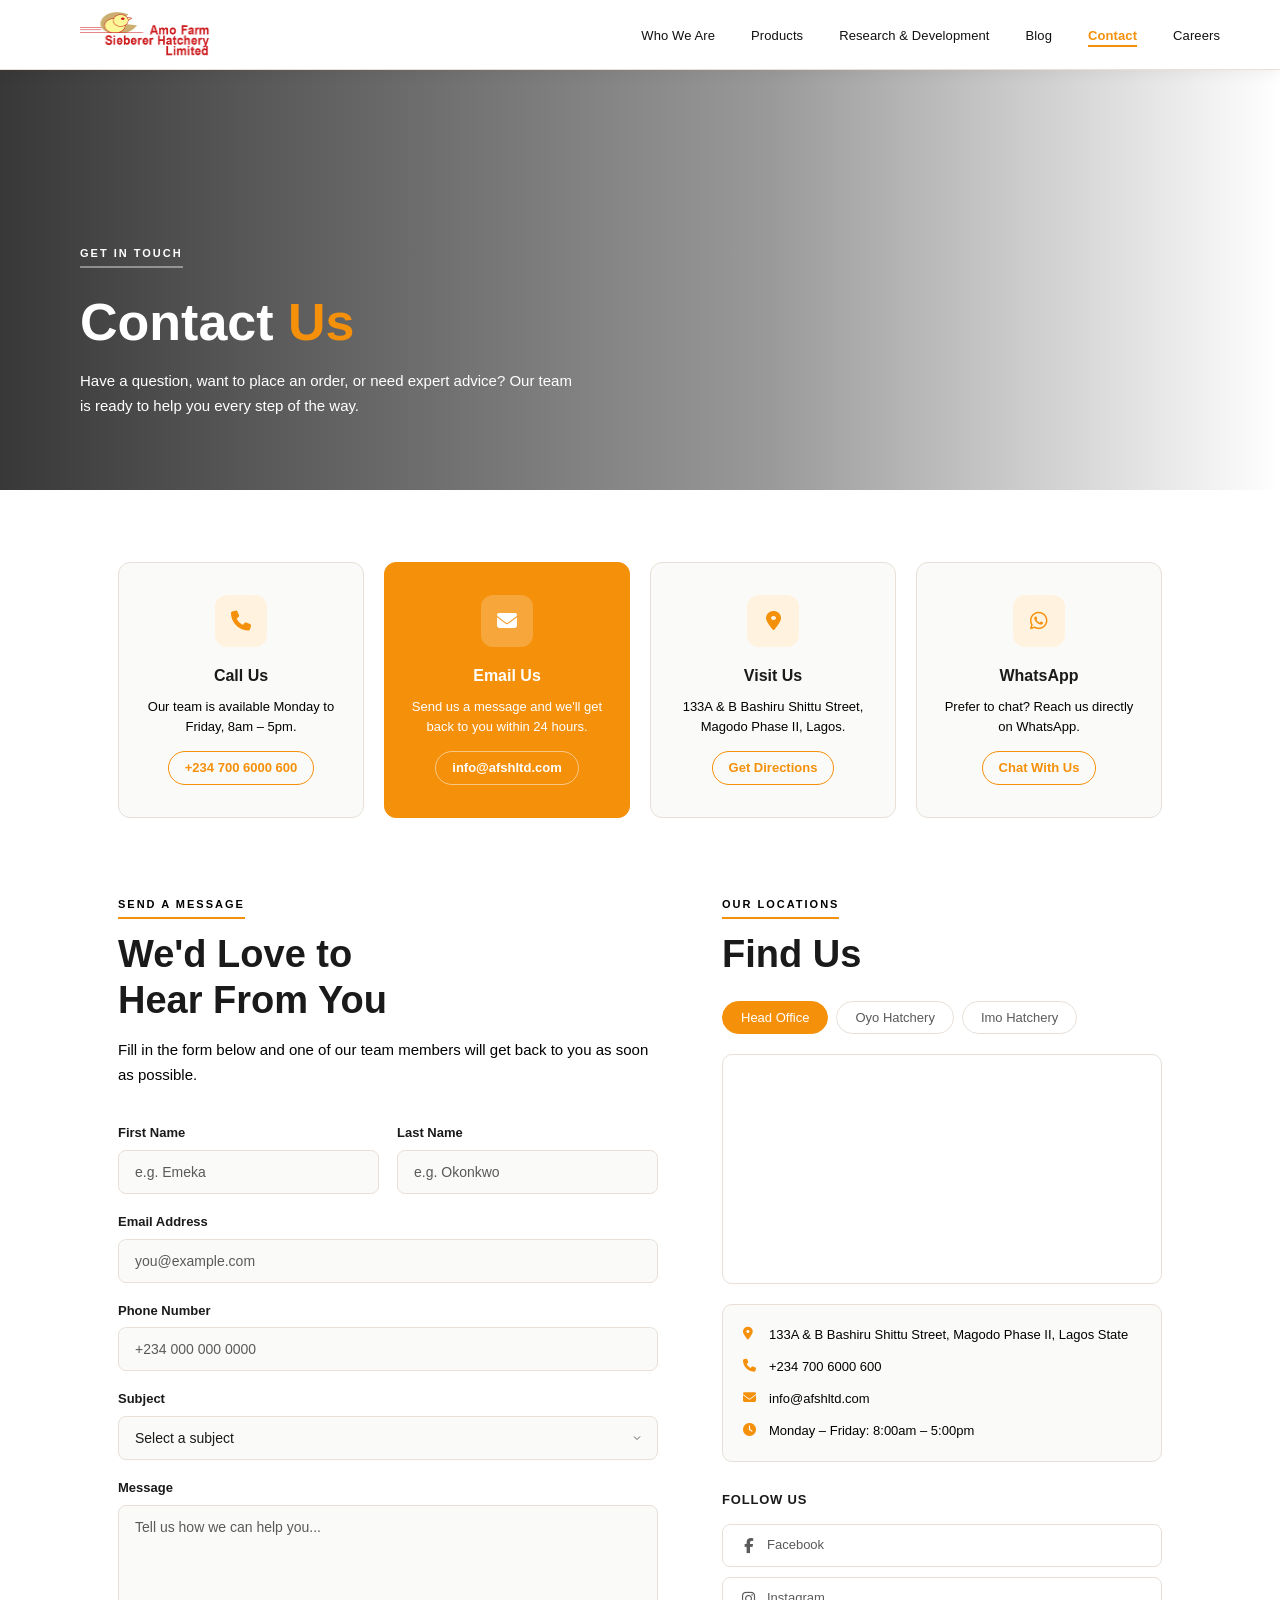
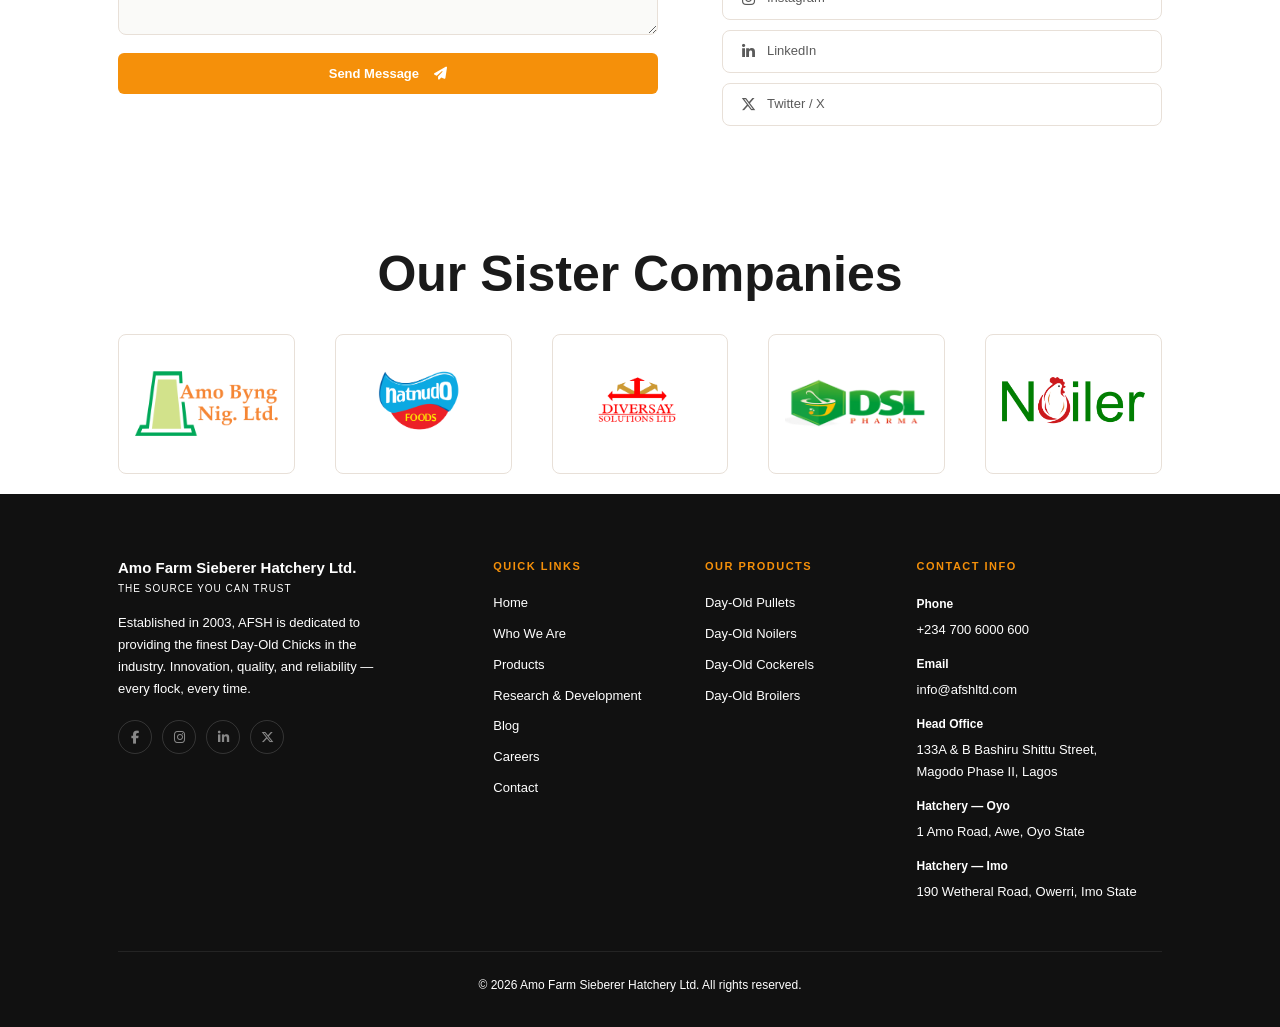
<file: contact.html>
<!DOCTYPE html>
<html lang="en">
<head>
  <meta charset="UTF-8"/>
  <meta name="viewport" content="width=device-width, initial-scale=1.0"/>
  <title>Contact – Amo Farm Sieberer Hatchery Ltd.</title>
  <link rel="stylesheet" href="https://cdnjs.cloudflare.com/ajax/libs/font-awesome/6.5.0/css/all.min.css"/>
  <link href="https://api.fontshare.com/v2/css?f[]=clash-grotesk@200,300,400,500,600,700,1&display=swap" rel="stylesheet"/>
  <link rel="stylesheet" href="index.css"/>
  <link rel="stylesheet" href="contact.css"/>
</head>
<body>

  <nav>
    <a href="index.html" class="nav-logo">
      <img src="AMOfarm-LOGO.png" alt="AFSH Logo"/>
    </a>
    <button class="menu-toggle" id="mobileMenuBtn" aria-label="Toggle menu">
      <i class="fa-solid fa-bars" id="menuIcon"></i>
    </button>
    <ul class="nav-links" id="navList">
      <li><a href="about.html">Who We Are</a></li>
      <li><a href="products.html">Products</a></li>
      <li><a href="rd.html">Research &amp; Development</a></li>
      <li><a href="blog.html">Blog</a></li>
      <li><a href="contact.html" class="active">Contact</a></li>
      <li><a href="careers.html">Careers</a></li>
    </ul>
  </nav>

  <div class="page-hero">
    <div class="page-hero-overlay"></div>
    <div class="page-hero-content">
      <div class="section-tag" style="color:#fff; border-color:rgba(255,255,255,0.4);">Get In Touch</div>
      <h1>Contact <span>Us</span></h1>
      <p style="color: #fff; font-weight: 500;">Have a question, want to place an order, or need expert advice? Our team is ready to help you every step of the way.</p>
    </div>
  </div>

  <section class="contact-cards-section fade-in">
    <div class="section-inner">
      <div class="contact-cards">
        <div class="contact-card">
          <div class="contact-card-icon"><i class="fa-solid fa-phone"></i></div>
          <h4>Call Us</h4>
          <p>Our team is available Monday to Friday, 8am – 5pm.</p>
          <a href="tel:+2347006000600">+234 700 6000 600</a>
        </div>
        <div class="contact-card featured">
          <div class="contact-card-icon"><i class="fa-solid fa-envelope"></i></div>
          <h4>Email Us</h4>
          <p>Send us a message and we'll get back to you within 24 hours.</p>
          <a href="mailto:info@afshltd.com">info@afshltd.com</a>
        </div>
        <div class="contact-card">
          <div class="contact-card-icon"><i class="fa-solid fa-location-dot"></i></div>
          <h4>Visit Us</h4>
          <p>133A & B Bashiru Shittu Street, Magodo Phase II, Lagos.</p>
          <a href="https://maps.google.com" target="_blank">Get Directions</a>
        </div>
        <div class="contact-card">
          <div class="contact-card-icon"><i class="fa-brands fa-whatsapp"></i></div>
          <h4>WhatsApp</h4>
          <p>Prefer to chat? Reach us directly on WhatsApp.</p>
          <a href="https://wa.me/2347006000600" target="_blank">Chat With Us</a>
        </div>
      </div>
    </div>
  </section>

  <section class="contact-main fade-in">
    <div class="section-inner">
      <div class="contact-main-inner">
        <div class="contact-form-wrap">
          <div class="section-tag">Send a Message</div>
          <h2 class="section-title">We'd Love to<br>Hear From You</h2>
          <p class="section-sub" style="color: #000; font-weight: 500;">Fill in the form below and one of our team members will get back to you as soon as possible.</p>

          <form class="contact-form" id="contactForm" action="https://formspree.io/f/xdengqvk" method="POST">
            <div class="form-row">
              <div class="form-group">
                <label>First Name</label>
                <input type="text" name="firstName" placeholder="e.g. Emeka" class="form-input" required/>
              </div>
              <div class="form-group">
                <label>Last Name</label>
                <input type="text" name="lastName" placeholder="e.g. Okonkwo" class="form-input" required/>
              </div>
            </div>
            <div class="form-group">
              <label>Email Address</label>
              <input type="email" name="email" placeholder="you@example.com" class="form-input" required/>
            </div>
            <div class="form-group">
              <label>Phone Number</label>
              <input type="tel" name="phone" placeholder="+234 000 000 0000" class="form-input"/>
            </div>
            <div class="form-group">
              <label>Subject</label>
              <select name="subject" class="form-input form-select">
                <option value="" disabled selected>Select a subject</option>
                <option>Product Enquiry</option>
                <option>Place an Order</option>
                <option>Technical Support</option>
                <option>Partnership / Distribution</option>
                <option>General Enquiry</option>
              </select>
            </div>
            <div class="form-group">
              <label>Message</label>
              <textarea name="message" class="form-input form-textarea" placeholder="Tell us how we can help you..." rows="5" required></textarea>
            </div>
            <button type="submit" class="btn-primary" style="width:100%; justify-content:center;">
              Send Message &nbsp;<i class="fa-solid fa-paper-plane"></i>
            </button>
            <div class="form-success" id="formSuccess">
              <i class="fa-solid fa-circle-check"></i>
              Your message has been sent! We'll get back to you within 24 hours.
            </div>
            
          </form>
        </div>

        <div class="contact-info-wrap">
          <div class="section-tag">Our Locations</div>
          <h2 class="section-title">Find Us</h2>

          <div class="location-tabs">
            <button class="loc-tab active" onclick="showLocation('lagos', this)">Head Office</button>
            <button class="loc-tab" onclick="showLocation('oyo', this)">Oyo Hatchery</button>
            <button class="loc-tab" onclick="showLocation('imo', this)">Imo Hatchery</button>
          </div>

          <div class="location-detail active" id="loc-lagos">
            <div class="loc-map">
              <iframe
                src="https://www.google.com/maps/embed?pb=!1m18!1m12!1m3!1d3963.0!2d3.3792!3d6.6018!2m3!1f0!2f0!3f0!3m2!1i1024!2i768!4f13.1!3m3!1m2!1s0x0%3A0x0!2zNsKwMzYnMDYuNSJOIDPCsDIyJzQ1LjEiRQ!5e0!3m2!1sen!2sng!4v1234567890"
                width="100%" height="220" style="border:0; border-radius:10px;" allowfullscreen loading="lazy">
              </iframe>
            </div>
            <div class="loc-details">
              <div class="loc-detail-item">
                <i class="fa-solid fa-location-dot"></i>
                <span>133A &amp; B Bashiru Shittu Street, Magodo Phase II, Lagos State</span>
              </div>
              <div class="loc-detail-item">
                <i class="fa-solid fa-phone"></i>
                <span>+234 700 6000 600</span>
              </div>
              <div class="loc-detail-item">
                <i class="fa-solid fa-envelope"></i>
                <span>info@afshltd.com</span>
              </div>
              <div class="loc-detail-item">
                <i class="fa-solid fa-clock"></i>
                <span>Monday – Friday: 8:00am – 5:00pm</span>
              </div>
            </div>
          </div>

          <div class="location-detail" id="loc-oyo">
            <div class="loc-map">
              <iframe
                src="https://www.google.com/maps/embed?pb=!1m18!1m12!1m3!1d3963.0!2d3.9!3d7.9!2m3!1f0!2f0!3f0!3m2!1i1024!2i768!4f13.1!3m3!1m2!1s0x0%3A0x0!2zN8KwNTQnMDAuMCJOIDPCsDU0JzAwLjAiRQ!5e0!3m2!1sen!2sng!4v1234567890"
                width="100%" height="220" style="border:0; border-radius:10px;" allowfullscreen loading="lazy">
              </iframe>
            </div>
            <div class="loc-details">
              <div class="loc-detail-item">
                <i class="fa-solid fa-location-dot"></i>
                <span>1 Amo Road, Awe, Oyo State, Nigeria</span>
              </div>
              <div class="loc-detail-item">
                <i class="fa-solid fa-phone"></i>
                <span>+234 700 6000 600</span>
              </div>
              <div class="loc-detail-item">
                <i class="fa-solid fa-envelope"></i>
                <span>info@afshltd.com</span>
              </div>
              <div class="loc-detail-item">
                <i class="fa-solid fa-clock"></i>
                <span>Monday – Saturday: 7:00am – 5:00pm</span>
              </div>
            </div>
          </div>

          <div class="location-detail" id="loc-imo">
            <div class="loc-map">
              <iframe
                src="https://www.google.com/maps/embed?pb=!1m18!1m12!1m3!1d3963.0!2d7.03!3d5.48!2m3!1f0!2f0!3f0!3m2!1i1024!2i768!4f13.1!3m3!1m2!1s0x0%3A0x0!2zNcKwMjgnNDguMCJOIDfCsDAyJzA2LjAiRQ!5e0!3m2!1sen!2sng!4v1234567890"
                width="100%" height="220" style="border:0; border-radius:10px;" allowfullscreen loading="lazy">
              </iframe>
            </div>
            <div class="loc-details">
              <div class="loc-detail-item">
                <i class="fa-solid fa-location-dot"></i>
                <span>190 Wetheral Road, Owerri, Imo State, Nigeria</span>
              </div>
              <div class="loc-detail-item">
                <i class="fa-solid fa-phone"></i>
                <span>+234 700 6000 600</span>
              </div>
              <div class="loc-detail-item">
                <i class="fa-solid fa-envelope"></i>
                <span>info@afshltd.com</span>
              </div>
              <div class="loc-detail-item">
                <i class="fa-solid fa-clock"></i>
                <span>Monday – Saturday: 7:00am – 5:00pm</span>
              </div>
            </div>
          </div>

          <div class="contact-socials">
            <h4>Follow Us</h4>
            <div class="social-links">
              <a href="https://www.facebook.com/OfficialAFSH" target="_blank">
                <i class="fa-brands fa-facebook-f"></i> Facebook
              </a>
              <a href="https://www.instagram.com/officialafsh" target="_blank">
                <i class="fa-brands fa-instagram"></i> Instagram
              </a>
              <a href="https://www.linkedin.com/company/amo-farm-sieberer-hatchery-limited/" target="_blank">
                <i class="fa-brands fa-linkedin-in"></i> LinkedIn
              </a>
              <a href="#" target="_blank">
                <i class="fa-brands fa-x-twitter"></i> Twitter / X
              </a>
            </div>
          </div>

        </div>
      </div>
    </div>
  </section>

  <div class="sister-section">
    <div class="section-inner">
      <h3>Our Sister Companies</h3>
      <div class="sister-logos">
        <a href="https://amobyng.com.ng/" target="_blank" class="sister-logo-box"><img src="AMOBYNG-LOGO.png" alt="AmoBY"/></a>
        <a href="https://natnudofoods.com/" target="_blank" class="sister-logo-box"><img src="Natnudo-LOGO.png" alt="Natnudo Foods"/></a>
        <a href="https://diversaysolutions.com/" target="_blank" class="sister-logo-box"><img src="Diversay-Sol.png" alt="Diversay Solutions"/></a>
        <a href="https://dslpharma.com/" target="_blank" class="sister-logo-box"><img src="DSLP-Logo.png" alt="DSL Pharma"/></a>
        <a href="https://noiler.net/" target="_blank" class="sister-logo-box"><img src="Noiler-Logo.png" alt="Noiler"/></a>
      </div>
    </div>
  </div>

  
  <footer>
    <div class="footer-inner">
      <div class="footer-grid">
        <div class="footer-brand">
          <div class="footer-logo-text">
            <strong>Amo Farm Sieberer Hatchery Ltd.</strong>
            <small>The Source You Can Trust</small>
          </div>
          <p>Established in 2003, AFSH is dedicated to providing the finest Day-Old Chicks in the industry. Innovation, quality, and reliability — every flock, every time.</p>
          <div class="footer-socials">
            <a href="https://www.facebook.com/OfficialAFSH" target="_blank"><i class="fa-brands fa-facebook-f"></i></a>
            <a href="https://www.instagram.com/officialafsh" target="_blank"><i class="fa-brands fa-instagram"></i></a>
            <a href="https://www.linkedin.com/company/amo-farm-sieberer-hatchery-limited/" target="_blank"><i class="fa-brands fa-linkedin-in"></i></a>
            <a href="#"><i class="fa-brands fa-x-twitter"></i></a>
          </div>
        </div>
        <div class="footer-col">
          <h4>Quick Links</h4>
          <ul>
            <li><a href="index.html">Home</a></li>
            <li><a href="about.html">Who We Are</a></li>
            <li><a href="products.html">Products</a></li>
            <li><a href="rd.html">Research &amp; Development</a></li>
            <li><a href="blog.html">Blog</a></li>
            <li><a href="careers.html">Careers</a></li>
            <li><a href="contact.html">Contact</a></li>
          </ul>
        </div>
        <div class="footer-col">
          <h4>Our Products</h4>
          <ul>
            <li><a href="products.html#pullets">Day-Old Pullets</a></li>
            <li><a href="products.html#noilers">Day-Old Noilers</a></li>
            <li><a href="products.html#cockerels">Day-Old Cockerels</a></li>
            <li><a href="products.html#broilers">Day-Old Broilers</a></li>
          </ul>
        </div>
        <div class="footer-col">
          <h4>Contact Info</h4>
          <address>
            <strong>Phone</strong>
            +234 700 6000 600
            <strong>Email</strong>
            info@afshltd.com
            <strong>Head Office</strong>
            133A &amp; B Bashiru Shittu Street,<br>Magodo Phase II, Lagos
            <strong>Hatchery — Oyo</strong>
            1 Amo Road, Awe, Oyo State
            <strong>Hatchery — Imo</strong>
            190 Wetheral Road, Owerri, Imo State
          </address>
        </div>
      </div>
      <div class="footer-bottom">
        <span>© 2026 Amo Farm Sieberer Hatchery Ltd. All rights reserved.</span>
      </div>
    </div>
  </footer>

  <script src="supabase.js"></script>
  <script>
    document.getElementById('mobileMenuBtn').addEventListener('click', function () {
      const nav = document.getElementById('navList');
      const icon = document.getElementById('menuIcon');

      nav.classList.toggle('open');
      icon.classList.toggle('fa-bars');
      icon.classList.toggle('fa-xmark');
    });

    function showLocation(id, btn) {
      document.querySelectorAll('.location-detail').forEach(d => {
        d.classList.remove('active');
      });

      document.querySelectorAll('.loc-tab').forEach(t => {
        t.classList.remove('active');
      });

      document.getElementById('loc-' + id).classList.add('active');
      btn.classList.add('active');
    }

    document.getElementById('contactForm').addEventListener('submit', async function (e) {
      e.preventDefault();

      const form = this;
      const btn = form.querySelector('button[type="submit"]');
      const successMessage = document.getElementById('formSuccess');

      const originalButtonText =
        'Send Message &nbsp;<i class="fa-solid fa-paper-plane"></i>';

      const formData = {
        firstName: form.firstName.value.trim(),
        lastName: form.lastName.value.trim(),
        email: form.email.value.trim(),
        phone: form.phone.value.trim(),
        subject: form.subject.value,
        message: form.message.value.trim()
      };

      btn.innerHTML = 'Sending...';
      btn.disabled = true;

      try {

        const supabasePromise = submitContactForm(formData);

        const formspreePromise = fetch(form.action, {
          method: 'POST',
          body: new FormData(form),
          headers: {
            'Accept': 'application/json'
          }
        });

        const [supabaseResult, formspreeResponse] = await Promise.all([
          supabasePromise,
          formspreePromise
        ]);

        const supabaseSuccess = supabaseResult.success;

        const formspreeSuccess = formspreeResponse.ok;

        if (supabaseSuccess && formspreeSuccess) {

          successMessage.style.display = 'flex';

          form.reset();

          console.log('Contact form successfully sent to Supabase and Formspree.');

        }


        else if (!supabaseSuccess && formspreeSuccess) {

          alert(
            'Your message was sent successfully, but it could not be saved to our admin panel. Please try again.'
          );

          console.error('Supabase submission failed.');

        }

        else if (supabaseSuccess && !formspreeSuccess) {

          alert(
            'Your message was saved successfully, but the email notification could not be sent. Please try again.'
          );

          console.error(
            'Formspree submission failed:',
            formspreeResponse.status
          );

        }

        else {

          alert(
            'Unable to send your message. Please try again.'
          );

          console.error('Both Supabase and Formspree submissions failed.');

        }

      } catch (error) {

        console.error('Contact form error:', error);

        alert(
          'Something went wrong while sending your message. Please try again.'
        );

      } finally {

        btn.innerHTML = originalButtonText;
        btn.disabled = false;

      }
    });

    const observer = new IntersectionObserver(entries => {
      entries.forEach(e => {
        if (e.isIntersecting) {
          e.target.classList.add('visible');
        }
      });
    }, {
      threshold: 0.08
    });

    document.querySelectorAll('.fade-in').forEach(el => {
      observer.observe(el);
    });
</script>
</body>
</html>
</file>
<file: index.css>
*, *::before, *::after {
  box-sizing: border-box;
  margin: 0;
  padding: 0;
}

:root {
  --orange:      #F5900A;
  --orange-dark: #C97200;
  --orange-light:#FFF3E0;
  --orange-bg:   #FEF6EC;
  --white:       #FFFFFF;
  --offwhite:    #FAFAF8;
  --cream:       #FDF8F2;
  --text:        #1A1A1A;
  --text-muted:  #5A5A5A;
  --border:      #E8E0D8;
  --dark:        #111111;
}

html {
  scroll-behavior: smooth;
}

body {
  font-family: 'Clash Grotesk', sans-serif;
  background: var(--white);
  color: var(--text);
  line-height: 1.6;
  overflow-x: hidden;
}

img {
  max-width: 100%;
  display: block;
}

a {
  text-decoration: none;
  color: inherit;
}

nav {
  position: sticky;
  top: 0;
  z-index: 500;
  height: 70px;
  background: var(--white);
  border-bottom: 1px solid var(--border);
  display: flex;
  align-items: center;
  justify-content: space-between;
  padding: 0 60px;
  box-shadow: 0 2px 16px rgba(0,0,0,0.06);
}

.nav-logo {
  display: flex;
  align-items: center;
  gap: 10px;
  text-decoration: none;
  padding: 10px;
}

.nav-logo img{
  width: 150px;
  height: 70px;
  padding: 10px;
}

.nav-links {
  list-style: none;
  display: flex;
  align-items: center;
  gap: 36px;
}

.nav-links a {
  font-size: 13px;
  font-weight: 500;
  color: #111111;
  letter-spacing: 0.1px;
  transition: 0.3s ease;
  text-decoration: none;
}

.nav-links a:hover {
  color: var(--orange);
}

.nav-links a.active {
  color: var(--orange);
  font-weight: 700;
  border-bottom: 2px solid var(--orange);
  padding-bottom: 2px;
}

.menu-toggle {
  display: none;
  width: 38px;
  height: 38px;
  border-radius: 6px;
  border: 1px solid var(--border);
  background: transparent;
  color: var(--orange);
  font-size: 16px;
  cursor: pointer;
  align-items: center;
  justify-content: center;
  transition: background 0.2s;
}

.menu-toggle:hover {
  background: var(--orange-light);
}

.section-inner {
  max-width: 1140px;
  margin: 0 auto;
  padding: 0 48px;
}

.section-tag {
  display: inline-block;
  font-size: 11px;
  font-weight: 600;
  letter-spacing: 2px;
  text-transform: uppercase;
  color: #000;
  border-bottom: 2px solid var(--orange);
  padding-bottom: 3px;
  margin-bottom: 12px;
}

.section-title {
  font-size: 38px;
  font-weight: 700;
  line-height: 46px;
  margin-bottom: 14px;
}

.section-sub {
  font-size: 15px;
  font-weight: 300;
  color: var(--text-muted);
  line-height: 25px;
  max-width: 580px;
}

.section-header {
  margin-bottom: 52px;
}

.btn-primary {
  display: inline-flex;
  align-items: center;
  gap: 8px;
  padding: 13px 28px;
  background: var(--orange);
  color: var(--white);
  font-size: 13px;
  font-weight: 600;
  border-radius: 6px;
  border: none;
  cursor: pointer;
  font-family: 'Clash Grotesk', sans-serif;
  transition: background 0.2s, transform 0.2s;
  text-decoration: none;
}

.btn-primary:hover {
  background: var(--orange-dark);
  transform: translateY(-2px);
}

.btn-outline {
  display: inline-flex;
  align-items: center;
  gap: 8px;
  padding: 12px 26px;
  background: transparent;
  color: var(--white);
  font-size: 13px;
  font-weight: 600;
  border-radius: 6px;
  border: 2px solid rgba(255,255,255,0.6);
  cursor: pointer;
  font-family: 'Clash Grotesk', sans-serif;
  transition: all 0.2s;
  text-decoration: none;
}

.btn-outline:hover {
  background: rgba(255,255,255,0.15);
  border-color: var(--white);
}

.btn-white {
  display: inline-flex;
  align-items: center;
  gap: 8px;
  padding: 13px 28px;
  background: var(--white);
  color: var(--orange-dark);
  font-size: 13px;
  font-weight: 700;
  border-radius: 6px;
  border: none;
  cursor: pointer;
  font-family: 'Clash Grotesk', sans-serif;
  transition: transform 0.2s, box-shadow 0.2s;
  text-decoration: none;
}

.btn-white:hover {
  transform: translateY(-2px);
  box-shadow: 0 8px 24px rgba(0,0,0,0.15);
}

footer {
  background: var(--dark);
  color: rgba(255,255,255,0.5);
  padding: 64px 0 32px;
  font-size: 13px;
}

.footer-inner {
  max-width: 1140px;
  margin: 0 auto;
  padding: 0 48px;
}

.footer-grid {
  display: grid;
  grid-template-columns: 2fr 1fr 1fr 1.5fr;
  gap: 48px;
  margin-bottom: 48px;
}

.footer-brand p {
  font-size: 13px;
  color: #fff;
  line-height: 22px;
  margin-top: 14px;
  max-width: 260px;
}

.footer-logo-text strong {
  display: block;
  font-size: 15px;
  font-weight: 700;
  color: #fff;
  line-height: 20px;
}

.footer-logo-text small {
  font-size: 10px;
  font-weight: 500;
  letter-spacing: 1px;
  text-transform: uppercase;
  color:#fff;
}

.footer-col h4 {
  font-size: 11px;
  font-weight: 700;
  letter-spacing: 1.5px;
  text-transform: uppercase;
  color: var(--orange);
  margin-bottom: 18px;
}

.footer-col ul {
  list-style: none;
  display: flex;
  flex-direction: column;
  gap: 10px;
}

.footer-col ul li a {
  font-size: 13px;
  color: #fff;
  text-decoration: none;
  transition: color 0.2s;
}

.footer-col ul li a:hover {
  color: var(--orange);
}

.footer-col address {
  font-style: normal;
  font-size: 13px;
  color: #fff;
  line-height: 22px;
}

.footer-col address strong {
  display: block;
  color: #fff;
  margin-bottom: 4px;
  margin-top: 12px;
  font-size: 12px;
}

.footer-col address strong:first-child {
  margin-top: 0;
}

.footer-socials {
  display: flex;
  gap: 10px;
  margin-top: 20px;
}

.footer-socials a {
  width: 34px;
  height: 34px;
  border-radius: 50%;
  border: 1px solid rgba(255,255,255,0.15);
  display: flex;
  align-items: center;
  justify-content: center;
  color: rgba(255,255,255,0.5);
  font-size: 13px;
  transition: background 0.2s, border-color 0.2s, color 0.2s;
}

.footer-socials a:hover {
  background: var(--orange);
  border-color: var(--orange);
  color: var(--white);
}

.footer-bottom {
  border-top: 1px solid rgba(255,255,255,0.08);
  padding-top: 24px;
  text-align: center;
  font-size: 12px;
  color: #fff;
}

.sister-section{
  padding: 20px;
}
.section-inner h3{
  text-align: center;
  font-size: 50px;
  margin-bottom: 20px;
}
.sister-logos{
  display: flex;
  justify-content: space-between;
  gap: 40px;
}
.sister-logo-box {
  display: flex;
  align-items: center;
  justify-content: center;
  width: 200px;
  height: 140px;
  border: 1px solid var(--border);
  border-radius: 8px;
  padding: 10px 16px;
  background: var(--white);
  transition: border-color 0.2s, box-shadow 0.2s;
  text-decoration: none;
}

.sister-logo-box:hover {
  border-color: var(--orange);
  box-shadow: 0 4px 16px rgba(245,144,10,0.15);
}

.sister-logo-box img {
  width: 100%;
  height: 100%;
  object-fit: contain;
}


@keyframes fadeUp {
  from { opacity: 0; transform: translateY(24px); }
  to   { opacity: 1; transform: none; }
}

.fade-in {
  opacity: 0;
  transform: translateY(20px);
  transition: opacity 0.65s ease, transform 0.65s ease;
}

.fade-in.visible {
  opacity: 1;
  transform: none;
}


@media (max-width: 960px) {
  .home{
    padding-top: 0;
  }
  nav {
    padding: 0 24px;
  }

  .nav-links {
    display: none;
    position: absolute;
    top: 70px;
    left: 0;
    right: 0;
    flex-direction: column;
    gap: 0;
    background: var(--white);
    border-bottom: 1px solid var(--border);
    padding: 16px 24px 20px;
    box-shadow: 0 8px 24px rgba(0,0,0,0.08);
    z-index: 400;
  }
  .nav-logo img{
    width: 100px;
    height: 50px;
  }
  .nav-links.open {
    display: flex;
  }

  .nav-links li {
    padding: 10px 0;
    border-bottom: 1px solid var(--border);
    width: 100%;
  }

  .nav-links li:last-child {
    border-bottom: none;
  }

  .menu-toggle {
    display: flex;
  }

  .section-inner {
    padding: 0 24px;
  }

  .footer-grid {
    grid-template-columns: 1fr 1fr;
    gap: 32px;
  }

  .footer-inner {
    padding: 0 24px;
    text-align: center;
  }
  .footer-brand p{
   max-width:100%;
  }

  .footer-socials {
    justify-content: center;
  }
  
  .footer-bottom {
    flex-direction: column;
    gap: 8px;
    text-align: center;
  }

  .sister-section {
    padding: 20px;
  }

  .sister-logos {
    flex-wrap: wrap;
    justify-content: center;
    gap: 20px;
  }

  .sister-logo-box {
    width: 140px;
    height: 100px;
  }

  .section-inner h3 {
    font-size: 32px;
    margin-bottom: 16px;
  }
}

@media (max-width: 520px) {
  .section-title {
    font-size: 28px;
    line-height: 36px;
  }

  .footer-grid {
    grid-template-columns: 1fr;
  }
  .sister-logos {
    gap: 14px;
  }

  .sister-logo-box {
    width: 120px;
    height: 80px;
  }

  .section-inner h3 {
    font-size: 24px;
  }
}
</file>
<file: contact.css>
/* ══════════════════════════════════════
   CONTACT.CSS — Contact page styles
   All sizes in px
   ══════════════════════════════════════ */

/* ── PAGE HERO ── */
.page-hero {
  position: relative;
  height: 420px;
  background: url('https://images.unsplash.com/photo-1521737711867-e3b97375f902?w=1600&q=80') center / cover no-repeat;
  display: flex;
  align-items: flex-end;
  padding: 0 80px 72px;
  overflow: hidden;
}

.page-hero-overlay {
  position: absolute;
  inset: 0;
  background: linear-gradient(to right, rgba(0,0,0,0.78) 0%, rgba(0,0,0,0.4) 60%, transparent 100%);
}

.page-hero-content {
  position: relative;
  max-width: 600px;
  animation: fadeUp 0.7s ease both;
}

.page-hero-content h1 {
  font-size: 52px;
  font-weight: 700;
  color: var(--white);
  line-height: 60px;
  margin: 12px 0 16px;
}

.page-hero-content h1 span {
  color: var(--orange);
}

.page-hero-content p {
  font-size: 15px;
  font-weight: 300;
  color: rgba(255,255,255,0.75);
  line-height: 25px;
  max-width: 500px;
}

/* ── CONTACT CARDS ── */
.contact-cards-section {
  background: var(--white);
  padding: 72px 0 0;
}

.contact-cards {
  display: grid;
  grid-template-columns: repeat(4, 1fr);
  gap: 20px;
}

.contact-card {
  background: var(--offwhite);
  border: 1px solid var(--border);
  border-radius: 12px;
  padding: 32px 24px;
  text-align: center;
  transition: transform 0.25s, box-shadow 0.25s, border-color 0.25s;
}

.contact-card:hover {
  transform: translateY(-4px);
  box-shadow: 0 12px 40px rgba(0,0,0,0.07);
  border-color: var(--orange);
}

.contact-card.featured {
  background: var(--orange);
  border-color: var(--orange);
}

.contact-card.featured .contact-card-icon {
  background: rgba(255,255,255,0.2);
  color: var(--white);
}

.contact-card.featured h4 {
  color: var(--white);
}

.contact-card.featured p {
  color: #fff;
}

.contact-card.featured a {
  color: var(--white);
  border-color: rgba(255,255,255,0.5);
}

.contact-card.featured a:hover {
  background: rgba(255,255,255,0.15);
}

.contact-card-icon {
  width: 52px;
  height: 52px;
  border-radius: 12px;
  background: var(--orange-light);
  color: var(--orange);
  font-size: 20px;
  display: flex;
  align-items: center;
  justify-content: center;
  margin: 0 auto 16px;
}

.contact-card h4 {
  font-size: 16px;
  font-weight: 700;
  color: var(--text);
  margin-bottom: 8px;
}

.contact-card p {
  font-size: 13px;
  color: #000;
  line-height: 20px;
  font-weight: 500;
  margin-bottom: 14px;
}

.contact-card a {
  display: inline-block;
  font-size: 13px;
  font-weight: 600;
  color: var(--orange);
  text-decoration: none;
  padding: 6px 16px;
  border: 1px solid var(--orange);
  border-radius: 100px;
  transition: background 0.2s, color 0.2s;
}

.contact-card a:hover {
  background: var(--orange);
  color: var(--white);
}

.contact-main {
  background: var(--white);
  padding: 72px 0 88px;
}

.contact-main-inner {
  display: flex;
  gap: 64px;
  align-items: flex-start;
}

.contact-form-wrap {
  flex: 1;
}

.contact-form-wrap .section-sub {
  margin-bottom: 36px;
}

.contact-form {
  display: flex;
  flex-direction: column;
  gap: 18px;
}

.form-row {
  display: grid;
  grid-template-columns: 1fr 1fr;
  gap: 18px;
}

.form-group {
  display: flex;
  flex-direction: column;
  gap: 6px;
}

.form-group label {
  font-size: 13px;
  font-weight: 600;
  color: var(--text);
}

.form-input {
  width: 100%;
  padding: 13px 16px;
  border: 1px solid var(--border);
  border-radius: 8px;
  background: var(--offwhite);
  color: var(--text);
  font-size: 14px;
  font-family: 'Clash Grotesk', sans-serif;
  outline: none;
  transition: border-color 0.2s, background 0.2s;
}

.form-input:focus {
  border-color: var(--orange);
  background: var(--white);
}

.form-input::placeholder {
  color: var(--text-muted);
}

.form-select {
  cursor: pointer;
  appearance: none;
  background-image: url("data:image/svg+xml,%3Csvg xmlns='http://www.w3.org/2000/svg' width='12' height='12' viewBox='0 0 24 24' fill='none' stroke='%235A5A5A' stroke-width='2'%3E%3Cpath d='M6 9l6 6 6-6'/%3E%3C/svg%3E");
  background-repeat: no-repeat;
  background-position: right 14px center;
  padding-right: 40px;
}

.form-textarea {
  resize: vertical;
  min-height: 130px;
}

.form-success {
  display: none;
  align-items: center;
  gap: 10px;
  padding: 14px 18px;
  background: #e8f5e9;
  border: 1px solid #a5d6a7;
  border-radius: 8px;
  font-size: 14px;
  color: #2e7d32;
  font-weight: 500;
}

.form-success i {
  font-size: 18px;
  flex-shrink: 0;
}

.contact-info-wrap {
  flex-shrink: 0;
  width: 440px;
}

.location-tabs {
  display: flex;
  gap: 8px;
  margin: 24px 0 20px;
  flex-wrap: wrap;
}

.loc-tab {
  padding: 8px 18px;
  border: 1px solid var(--border);
  border-radius: 100px;
  background: transparent;
  font-size: 13px;
  font-weight: 500;
  color: var(--text-muted);
  cursor: pointer;
  font-family: 'Clash Grotesk', sans-serif;
  transition: all 0.2s;
}

.loc-tab:hover,
.loc-tab.active {
  background: var(--orange);
  color: var(--white);
  border-color: var(--orange);
}

.location-detail {
  display: none;
}

.location-detail.active {
  display: block;
}

.loc-map {
  margin-bottom: 20px;
  border-radius: 10px;
  overflow: hidden;
  border: 1px solid var(--border);
}

.loc-details {
  display: flex;
  flex-direction: column;
  gap: 12px;
  background: var(--offwhite);
  border: 1px solid var(--border);
  border-radius: 10px;
  padding: 20px;
}

.loc-detail-item {
  display: flex;
  align-items: flex-start;
  gap: 12px;
  font-size: 13px;
  color: #000;
  line-height: 20px;
  font-weight: 500;
}

.loc-detail-item i {
  color: var(--orange);
  font-size: 13px;
  margin-top: 2px;
  flex-shrink: 0;
  width: 14px;
}

.contact-socials {
  margin-top: 28px;
}

.contact-socials h4 {
  font-size: 13px;
  font-weight: 700;
  color: var(--text);
  text-transform: uppercase;
  letter-spacing: 0.8px;
  margin-bottom: 14px;
}

.social-links {
  display: flex;
  flex-direction: column;
  gap: 10px;
}

.social-links a {
  display: flex;
  align-items: center;
  gap: 10px;
  font-size: 13px;
  font-weight: 500;
  color: var(--text-muted);
  text-decoration: none;
  padding: 10px 16px;
  border: 1px solid var(--border);
  border-radius: 8px;
  transition: border-color 0.2s, color 0.2s, background 0.2s;
}

.social-links a:hover {
  border-color: var(--orange);
  color: var(--orange);
  background: var(--orange-bg);
}

.social-links a i {
  font-size: 15px;
  width: 18px;
  text-align: center;
}

@media (max-width: 960px) {
  .page-hero {
    height: auto;
    min-height: 400px;
    padding: 100px 24px 60px;
    align-items: flex-start;
  }

  .page-hero-content h1 {
    font-size: 36px;
    line-height: 44px;
  }

  .contact-cards {
    grid-template-columns: repeat(2, 1fr);
  }

  .contact-main-inner {
    flex-direction: column;
    gap: 48px;
  }

  .contact-info-wrap {
    width: 100%;
  }

  .form-row {
    grid-template-columns: 1fr;
  }
}

@media (max-width: 520px) {
  .page-hero-content h1 {
    font-size: 28px;
    line-height: 36px;
  }

  .contact-cards {
    grid-template-columns: 1fr;
  }

  .location-tabs {
    gap: 6px;
  }

  .loc-tab {
    font-size: 12px;
    padding: 7px 14px;
  }
}
</file>
